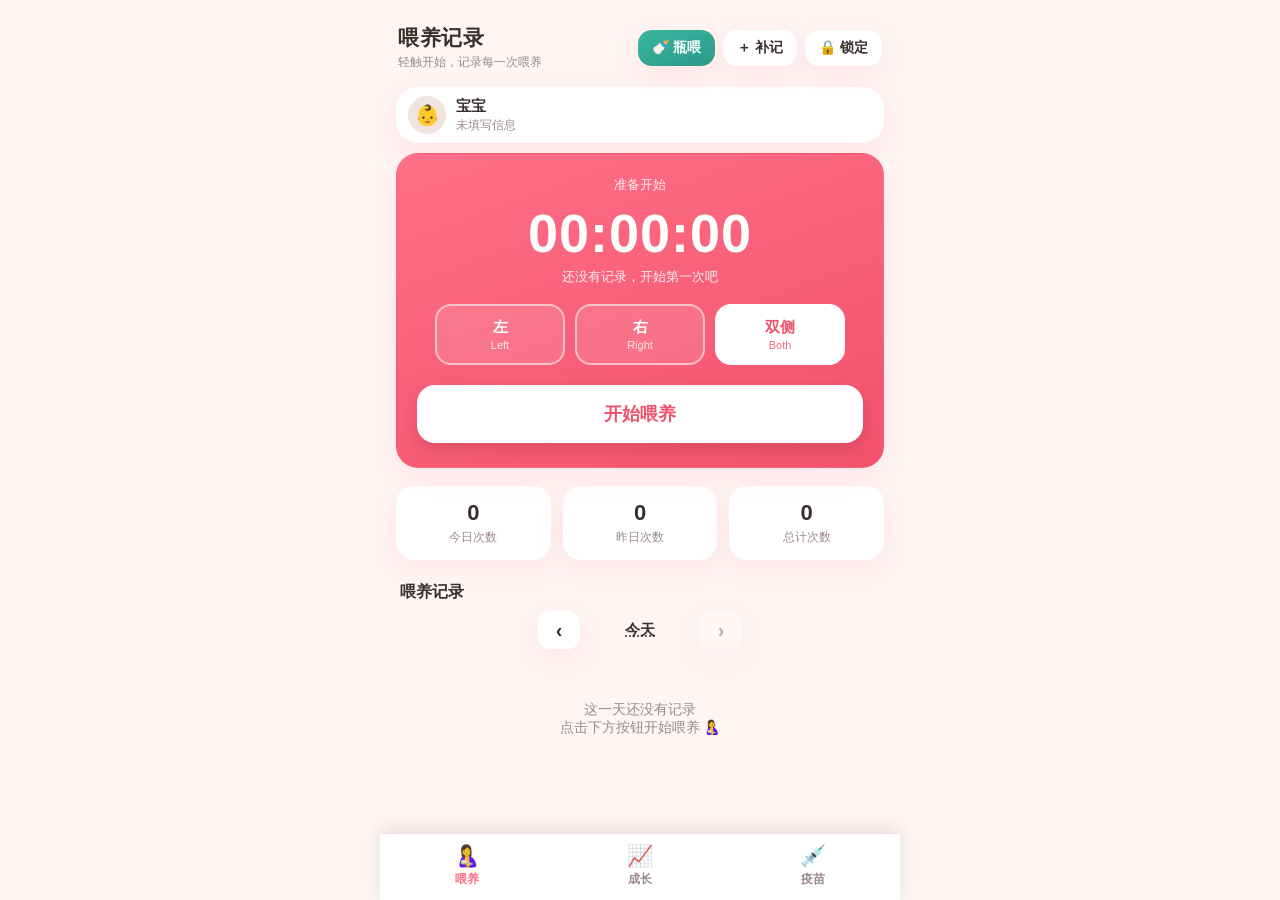
<file: index.html>
<!DOCTYPE html>
<html lang="zh-CN">
<head>
<meta charset="UTF-8">
<meta name="viewport" content="width=device-width, initial-scale=1.0, maximum-scale=1.0, user-scalable=no, viewport-fit=cover">
<meta name="theme-color" content="#fff5f3">
<meta name="apple-mobile-web-app-capable" content="yes">
<meta name="apple-mobile-web-app-status-bar-style" content="default">
<meta name="apple-mobile-web-app-title" content="喂养记录">
<title>喂养记录</title>
<link rel="manifest" href="manifest.webmanifest">
<link rel="apple-touch-icon" href="icon-192.png">
<script>
/* 仅明亮模式：确保安卓原生状态栏/导航栏为浅色背景 + 深色图标 */
(function(){
  try{
    var ab = window.AndroidBridge;
    if(ab && typeof ab.setBarColors === 'function') ab.setBarColors('#fff5f3','#fff5f3', true);
  }catch(e){}
})();
</script>
<link rel="stylesheet" href="css/styles.css">
</head>
<body>
<div class="wrap">
  <div class="page" id="pageFeed">
  <header>
    <div>
      <h1>喂养记录</h1>
      <div class="sub">轻触开始，记录每一次喂养</div>
    </div>
    <div class="topbtns">
      <button class="iconbtn bottle" id="bottleBtn">🍼 瓶喂</button>
      <button class="iconbtn" id="addBtn">＋ 补记</button>
      <button class="iconbtn" id="lockBtn">🔒 锁定</button>
    </div>
  </header>

    <section class="card" id="feedBabyCard">
      <div class="baby-head">
        <div class="baby-avatar" id="feedBabyAvatarWrap">
          <img id="feedBabyAvatar" alt="宝宝头像" style="display:none">
          <span class="ph" id="feedBabyAvatarPh">👶</span>
        </div>
      <div class="baby-main">
        <div class="baby-name" id="feedBabyName">宝宝</div>
        <div class="baby-meta" id="feedBabyMeta">未填写信息，点击编辑</div>
      </div>
    </div>
  </section>

  <section class="timer">
    <div class="label" id="timerLabel">准备开始</div>
    <div class="clock" id="clock">00:00:00</div>
    <div class="last" id="lastLine"></div>
    <div class="sides" id="sides">
      <div class="side" data-side="L">左<small>Left</small></div>
      <div class="side" data-side="R">右<small>Right</small></div>
      <div class="side" data-side="B">双侧<small>Both</small></div>
    </div>
    <div class="timerbtns">
      <button class="mainbtn" id="mainBtn">开始喂养</button>
      <div class="btnrow" id="activeBtns" style="display:none">
        <button class="subbtn" id="pauseBtn">暂停</button>
        <button class="subbtn stop" id="endBtn">结束喂养</button>
      </div>
    </div>
  </section>

  <section class="stats">
    <div class="stat"><div class="n" id="stTodayN">0</div><div class="t">今日次数</div></div>
    <div class="stat"><div class="n" id="stYesN">0</div><div class="t">昨日次数</div></div>
    <div class="stat"><div class="n" id="stAllN">0</div><div class="t">总计次数</div></div>
  </section>

  <section class="hist">
    <h2>喂养记录 <span class="cnt" id="histCnt"></span></h2>
    <div class="daynav">
      <button id="prevDay" aria-label="前一天">‹</button>
      <span class="dl" id="dayLabel">今天</span>
      <button id="nextDay" aria-label="后一天">›</button>
      <button class="today" id="todayBtn" style="display:none">回到今天</button>
    </div>
    <div id="histList"></div>
  </section>

  </div><!-- /pageFeed -->

  <div class="page" id="pageGrow" style="display:none">
    <header>
      <div>
        <h1>宝宝成长</h1>
        <div class="sub">记录身高体重，见证每一步</div>
      </div>
    </header>

    <section class="card">
      <div class="baby-head">
        <div class="baby-avatar" id="babyAvatarWrap" title="点击编辑宝宝信息">
          <img id="babyAvatar" alt="宝宝头像" style="display:none">
          <span class="ph" id="babyAvatarPh">👶</span>
        </div>
        <div class="baby-main">
          <div class="baby-name" id="babyDispName">宝宝</div>
          <div class="baby-meta" id="babyDispMeta">未填写信息，点击右侧「编辑」</div>
        </div>
        <button class="iconbtn baby-edit" id="editBabyBtn">编辑</button>
      </div>
    </section>

    <section class="card compact">
      <h2>添加记录</h2>
      <div class="mrow">
        <div class="field" style="flex:1"><label>日期</label><input type="date" id="gDate"></div>
      </div>
      <div class="mrow">
        <div class="field"><label>体重(kg)</label><input type="number" id="gWeight" step="0.01" min="0" inputmode="decimal" placeholder="如 6.5"></div>
        <div class="field"><label>身高(cm)</label><input type="number" id="gHeight" step="0.1" min="0" inputmode="decimal" placeholder="如 62"></div>
      </div>
      <button class="btn-ok full" id="gAdd">添加记录</button>
    </section>

    <section class="card">
      <h2>体重曲线 (kg)</h2>
      <div class="chartwrap"><canvas id="growthChartW"></canvas></div>
      <h2>身高曲线 (cm)</h2>
      <div class="chartwrap"><canvas id="growthChartH"></canvas></div>
      <div class="legend"><span class="lg lg-w">● 体重(kg)</span><span class="lg lg-h">● 身高(cm)</span></div>
    </section>

    <section class="hist">
      <h2>记录列表 <span class="cnt" id="growCnt"></span></h2>
      <div id="growList"></div>
      <div class="pager" id="growPager"></div>
    </section>

    <div class="foot">
      <button id="importBtn">导入</button>
      <button id="exportAllBtn">导出全部</button>
      <button id="syncSetBtn">同步设置</button>
      <button id="clearAllBtn">清空全部</button>
    </div>
  </div><!-- /pageGrow -->

  <div class="page" id="pageVaccine" style="display:none">
    <header>
      <div>
        <h1>疫苗接种</h1>
        <div class="sub">记录宝宝的每一次接种 💉</div>
      </div>
    </header>

    <section class="card next-card">
      <div class="next-head">
        <h2>下次接种</h2>
        <span class="next-tip">基于预约时间</span>
      </div>
      <div id="vacNext"></div>
    </section>

    <section class="card compact appt-card">
      <h2>疫苗预约</h2>
      <div class="mrow">
        <div class="field" style="flex:1">
          <label>疫苗（从方案选择）</label>
          <select id="aPick"></select>
        </div>
      </div>
      <div class="mrow">
        <div class="field" style="flex:1"><label>预约时间</label><button type="button" class="timebtn" id="aDateTimeBtn">请选择</button></div>
      </div>
      <div class="mrow">
        <div class="field" style="flex:1">
          <label>接种机构</label>
          <select id="aOrg"></select>
        </div>
      </div>
      <button class="btn-ok full" id="aAdd">添加预约</button>
      <div id="apptList" class="appt-list"></div>
    </section>

    <section class="card compact sched-card">
      <div class="sched-head" id="schedHead">
        <h2>免疫方案时间表 <span class="cnt" id="schedCnt"></span></h2>
        <button class="linkbtn" id="schedToggle">展开 ▾</button>
      </div>
      <div id="vacSched" class="sched-body" style="display:none"></div>
    </section>

    <section class="card compact">
      <div class="sched-head" style="margin-bottom:10px">
        <h2>添加接种记录</h2>
        <button class="linkbtn" id="vOrgManageBtn" type="button">管理机构</button>
      </div>
      <div class="mrow">
        <div class="field" style="flex:1">
          <label>从方案速选（可选）</label>
          <select id="vPick"></select>
        </div>
      </div>
      <div class="mrow">
        <div class="field"><label>接种日期</label><input type="date" id="vDate"></div>
        <div class="field">
          <label>接种部位</label>
          <select id="vSite">
            <option value="">— 请选择 —</option>
            <option>左上臂</option>
            <option>右上臂</option>
            <option>左大腿</option>
            <option>右大腿</option>
            <option>口服</option>
          </select>
        </div>
      </div>
      <div class="mrow">
        <div class="field" style="flex:1">
          <label>接种机构</label>
          <select id="vOrg"></select>
        </div>
        <div class="field">
          <label>备注</label>
          <select id="vNote">
            <option value="">— 请选择 —</option>
            <option>自费</option>
            <option>免费</option>
            <option>不接种</option>
          </select>
        </div>
      </div>
      <button class="btn-ok full" id="vAdd">添加记录</button>
    </section>

    <section class="hist">
      <h2>接种记录 <span class="cnt" id="vacCnt"></span></h2>
      <div id="vacList"></div>
    </section>
  </div><!-- /pageVaccine -->

</div><!-- /.wrap -->

<nav class="tabbar">
  <button id="tabFeed" class="on"><span class="ic">🤱</span>喂养</button>
  <button id="tabGrow"><span class="ic">📈</span>成长</button>
  <button id="tabVaccine"><span class="ic">💉</span>疫苗</button>
</nav>

<!-- 补记弹窗（喂养） -->
<div class="overlay" id="overlay">
  <div class="modal">
    <h3>补记一次喂养</h3>
    <div class="field">
      <label>日期</label>
      <input type="date" id="mDate">
    </div>
    <div class="mrow">
      <div class="field">
        <label>开始时间</label>
        <div class="tfield" id="mStartD">09:00</div>
      </div>
      <div class="field">
        <label>结束时间</label>
        <div class="tfield" id="mEndD">09:15</div>
      </div>
    </div>
    <div class="field">
      <label>乳房</label>
      <div class="seg" id="mSeg">
        <button data-side="L">左</button>
        <button data-side="R">右</button>
        <button data-side="B">双侧</button>
      </div>
    </div>
    <div class="acts">
      <button class="btn-cancel" id="mCancel">取消</button>
      <button class="btn-ok" id="mSave">保存</button>
    </div>
  </div>
</div>

<!-- 瓶喂弹窗 -->
<div class="overlay" id="bottleOverlay">
  <div class="modal">
    <h3>记录瓶喂</h3>
    <div class="field">
      <label>日期</label>
      <input type="date" id="bDate">
    </div>
    <div class="field">
      <label>喂养时间</label>
      <div class="tfield" id="bTimeD">09:00</div>
    </div>
    <div class="field">
      <label>容量（毫升）</label>
      <input type="number" id="bVol" min="1" max="500" value="120" inputmode="numeric">
    </div>
    <div class="acts">
      <button class="btn-cancel" id="bCancel">取消</button>
      <button class="btn-ok" id="bSave">保存</button>
    </div>
  </div>
</div>

<!-- 详情弹窗 -->
<div class="overlay" id="detailOverlay">
  <div class="modal">
    <h3>喂养详情</h3>
    <div id="detailBody"></div>
    <div class="acts" id="detailActs">
      <button class="btn-cancel" id="dClose">关闭</button>
      <button class="btn-ok" id="dEdit">修改</button>
      <button class="btn-danger" id="dDelete">删除</button>
    </div>
  </div>
</div>

<!-- 修改弹窗 -->
<div class="overlay" id="editOverlay">
  <div class="modal">
    <h3>修改记录</h3>
    <div class="field">
      <label>日期</label>
      <input type="date" id="eDate">
    </div>
    <div class="mrow" id="eTimeRow">
      <div class="field" id="eStartField">
        <label>开始时间</label>
        <div class="tfield" id="eStartD">09:00</div>
      </div>
      <div class="field" id="eEndField">
        <label>结束时间</label>
        <div class="tfield" id="eEndD">09:15</div>
      </div>
    </div>
    <div class="field" id="eVolField" style="display:none">
      <label>容量（毫升）</label>
      <input type="number" id="eVol" min="1" max="500" value="120" inputmode="numeric">
    </div>
    <div class="field" id="eSideField">
      <label>乳房</label>
      <div class="seg" id="eSeg">
        <button data-side="L">左</button>
        <button data-side="R">右</button>
        <button data-side="B">双侧</button>
      </div>
    </div>
    <div class="acts">
      <button class="btn-cancel" id="eCancel">取消</button>
      <button class="btn-ok" id="eSave">保存</button>
    </div>
  </div>
</div>

<!-- 时间滚轮选择器 -->
<div class="overlay" id="pickerOverlay">
  <div class="modal">
    <h3>选择时间</h3>
    <div class="wheels">
      <div class="wsel"></div>
      <div class="wheel" id="wheelH"><div class="wpad"></div></div>
      <div class="wcolon">:</div>
      <div class="wheel" id="wheelM"><div class="wpad"></div></div>
    </div>
    <div class="acts">
      <button class="btn-cancel" id="pCancel">取消</button>
      <button class="btn-ok" id="pOk">确定</button>
    </div>
  </div>
</div>

<!-- 预约日期时间选择器：日期原生日历 + 时分线性滚轮（不循环） -->
<div class="overlay" id="apptPickerOverlay">
  <div class="modal">
    <h3>选择预约时间</h3>
    <div class="field" style="margin-bottom:14px">
      <label>日期</label>
      <input type="date" id="apDate">
    </div>
    <div class="wheels">
      <div class="wsel"></div>
      <div class="wheel" id="awH"><div class="wpad"></div></div>
      <div class="wcolon">:</div>
      <div class="wheel" id="awM"><div class="wpad"></div></div>
    </div>
    <div class="acts">
      <button class="btn-cancel" id="apCancel">取消</button>
      <button class="btn-ok" id="apOk">确定</button>
    </div>
  </div>
</div>

<!-- 疫苗接种：修改弹窗 -->
<div class="overlay" id="vacEditOverlay">
  <div class="modal">
    <h3>修改接种记录</h3>
    <div class="field">
      <label>疫苗名称</label>
      <input type="text" id="veName" autocomplete="off">
    </div>
    <div class="mrow">
      <div class="field"><label>接种日期</label><input type="date" id="veDate"></div>
      <div class="field">
        <label>接种部位</label>
        <select id="veSite">
          <option value="">— 请选择 —</option>
          <option>左上臂</option>
          <option>右上臂</option>
          <option>左大腿</option>
          <option>右大腿</option>
          <option>口服</option>
        </select>
      </div>
    </div>
    <div class="mrow">
      <div class="field" style="flex:1">
          <label>接种机构</label>
          <select id="veOrg"></select>
      </div>
      <div class="field">
        <label>备注</label>
        <select id="veNote">
          <option value="">— 请选择 —</option>
          <option>自费</option>
          <option>免费</option>
          <option>不接种</option>
        </select>
      </div>
    </div>
    <div class="acts">
      <button class="btn-cancel" id="veCancel">取消</button>
      <button class="btn-ok" id="veSave">保存</button>
    </div>
  </div>
</div>

<!-- 确认弹窗 -->
<div class="overlay" id="confirmOverlay">
  <div class="modal">
    <h3 id="cfTitle">确认</h3>
    <p id="cfMsg"></p>
    <div class="acts">
      <button class="btn-cancel" id="cfCancel">取消</button>
      <button class="btn-ok" id="cfOk">确定</button>
    </div>
  </div>
</div>

<!-- 成长记录修改弹窗 -->
<div class="overlay" id="growEditOverlay">
  <div class="modal">
    <h3>修改成长记录</h3>
    <div class="field">
      <label>日期</label>
      <input type="date" id="geDate">
    </div>
    <div class="mrow">
      <div class="field"><label>体重(kg)</label><input type="number" id="geWeight" step="0.01" min="0" inputmode="decimal"></div>
      <div class="field"><label>身高(cm)</label><input type="number" id="geHeight" step="0.1" min="0" inputmode="decimal"></div>
    </div>
    <div class="acts">
      <button class="btn-cancel" id="geCancel">取消</button>
      <button class="btn-ok" id="geSave">保存</button>
    </div>
  </div>
</div>

<!-- 宝宝信息编辑弹窗 -->
<div class="overlay" id="babyEditOverlay">
  <div class="modal">
    <h3>宝宝信息</h3>
    <div class="avatar-pick">
      <div class="av" id="babyAvEditWrap">
        <img id="babyAvEdit" alt="" style="display:none">
        <span class="ph" id="babyAvEditPh">👶</span>
      </div>
      <label class="avatar-upload">上传头像
        <input type="file" id="babyAvatarInput" accept="image/*" hidden>
      </label>
    </div>
    <div class="field"><label>姓名</label><input type="text" id="babyName" placeholder="宝宝的名字" maxlength="20"></div>
    <div class="field"><label>性别</label>
      <div class="seg" id="babySex">
        <button data-sex="M">男</button>
        <button data-sex="F">女</button>
      </div>
    </div>
    <div class="field"><label>出生日期</label><input type="date" id="babyBirth"></div>
    <div class="acts">
      <button class="btn-cancel" id="babyCancel">清除</button>
      <button class="btn-ok" id="babySave">保存</button>
    </div>
  </div>
</div>

<input type="date" id="dayPicker">

<!-- 同步设置弹窗（WebDAV） -->
<div class="overlay" id="syncOverlay">
  <div class="modal">
    <h3>多端同步设置（WebDAV）</h3>
    <p class="hint">在 NAS 上开启 WebDAV 服务，填写同步文件路径（如 http://192.168.1.10:5005/breastfeed/store.json）。多台设备填写<b>同一个地址</b>即可互相同步喂养与成长数据。数据断网也能记录，联网后自动同步。</p>
    <div class="field"><label>同步文件地址</label>
      <input id="wdUrl" type="text" placeholder="http://NAS地址:端口/路径/store.json" autocomplete="off" autocapitalize="off" spellcheck="false">
    </div>
    <div class="field"><label>用户名</label>
      <input id="wdUser" type="text" placeholder="WebDAV 用户名" autocomplete="off">
    </div>
    <div class="field"><label>密码</label>
      <input id="wdPass" type="password" placeholder="WebDAV 密码" autocomplete="off">
    </div>
    <div class="sync-btns">
      <button id="wdSave">保存并同步</button>
      <button id="wdNow">立即同步</button>
    </div>
    <div id="wdStatus" class="wd-status none">未配置同步</div>
    <div class="acts">
      <button class="btn-cancel" id="syncClose">关闭</button>
    </div>
  </div>
</div>

<!-- 机构管理弹窗（增删改接种机构） -->
<div class="overlay" id="orgManageOverlay">
  <div class="modal">
    <h3>管理接种机构</h3>
    <div id="orgManageList" class="org-manage-list"></div>
    <div class="mrow" style="margin-top:6px">
      <button type="button" class="btn-cancel" id="orgManageClose" style="flex:1">关闭</button>
      <button type="button" class="btn-ok" id="orgManageAdd" style="flex:1">＋ 添加机构</button>
    </div>
  </div>
</div>

<div id="toast"></div>


  <script src="js/util.js"></script>
  <script src="js/store.js"></script>
  <script src="js/feed.js"></script>
  <script src="js/growth.js"></script>
  <script src="js/vaccine.js"></script>
  <script src="js/sync.js"></script>
  <script src="js/io.js"></script>
  <script src="js/app.js"></script>

</body>
</html>
</file>
<file: css/styles.css>
:root{
    --bg:#fff5f3; --card:#ffffff; --ink:#3a2e2e; --sub:#9a8a8a;
    --bd:#e0d2ce; --text:var(--ink);
    --accent:#ff7088; --accent-d:#f2516c; --line:#f1e3df;
    --L:#5b8def; --R:#ff7eb3; --B:#9b6dd6; --BT:#3bb6a0;
    --shadow:0 8px 24px rgba(255,112,136,.12);
    --radius:22px;
    --accent-soft:rgba(255,112,136,.08);
    --timer-grad:linear-gradient(160deg,var(--accent),var(--accent-d));
    --timer-ink:#fff; --timer-border:transparent;
  }
  *{box-sizing:border-box;-webkit-tap-highlight-color:transparent;}
  html,body{margin:0;padding:0;}
  body{
    font-family:-apple-system,BlinkMacSystemFont,"PingFang SC","Microsoft YaHei",sans-serif;
    background:var(--bg); color:var(--ink);
    padding:env(safe-area-inset-top) env(safe-area-inset-right) env(safe-area-inset-bottom) env(safe-area-inset-left);
    -webkit-font-smoothing:antialiased;
  }
  .wrap{max-width:520px;margin:0 auto;padding:18px 16px 88px;}
  header{display:flex;align-items:center;justify-content:space-between;margin:6px 2px 16px;}
  header h1{font-size:21px;margin:0;font-weight:700;letter-spacing:.5px;}
  header .sub{font-size:12px;color:var(--sub);margin-top:2px;}
  .topbtns{display:flex;gap:8px;}
  .iconbtn{
    border:none;background:var(--card);color:var(--ink);
    border-radius:14px;padding:9px 14px;font-size:14px;font-weight:600;
    box-shadow:var(--shadow);cursor:pointer;white-space:nowrap;
  }
  .iconbtn.bottle{background:linear-gradient(160deg,var(--BT),#2a9b88);color:#fff;}
  .iconbtn.on{background:linear-gradient(160deg,#e8b04b,#d99a2b);color:#3a2a05;}
  /* 锁定模式：禁用喂养页内所有交互，仅查看数据（自动同步不受影响） */
  #pageFeed.locked button:not(#lockBtn){ pointer-events:none; opacity:.45; }
  #pageFeed.locked .item,
  #pageFeed.locked .side{ pointer-events:none; }
  #pageFeed.locked #lockBtn{ opacity:1; }
  /* timer card */
  .timer{
    background:var(--timer-grad);
    border-radius:var(--radius);padding:22px 20px 24px;color:var(--timer-ink);
    border:1px solid var(--timer-border);
    box-shadow:var(--shadow);text-align:center;position:relative;overflow:hidden;
  }
  .timer .label{font-size:13px;opacity:.9;}
  .clock{font-size:54px;font-weight:800;letter-spacing:1px;margin:8px 0 4px;font-variant-numeric:tabular-nums;}
  .last{font-size:13px;opacity:.92;min-height:18px;}
  .sides{display:flex;gap:10px;justify-content:center;margin:18px 0 20px;}
  .side{
    flex:1;max-width:130px;border:2px solid rgba(255,255,255,.55);
    background:rgba(255,255,255,.12);color:#fff;border-radius:16px;
    padding:12px 0;font-size:15px;font-weight:700;cursor:pointer;
    transition:.15s;user-select:none;
  }
  .side small{display:block;font-size:11px;font-weight:500;opacity:.85;margin-top:2px;}
  .side.on{background:#fff;color:var(--accent-d);border-color:#fff;}
  .timerbtns{margin-top:4px;}
  .mainbtn{
    width:100%;border:none;border-radius:18px;padding:17px 0;font-size:18px;
    font-weight:800;cursor:pointer;background:#fff;color:var(--accent-d);
    box-shadow:0 6px 16px rgba(0,0,0,.12);transition:.12s;
  }
  .mainbtn:active{transform:scale(.98);}
  .mainbtn.stop{background:rgba(0,0,0,.18);color:#fff;}
  .btnrow{display:flex;gap:12px;}
  .subbtn{
    flex:1;border:2px solid rgba(255,255,255,.7);background:rgba(255,255,255,.14);
    color:#fff;border-radius:18px;padding:18px 0;font-size:18px;font-weight:800;cursor:pointer;transition:.12s;
  }
  .subbtn:active{transform:scale(.98);}
  /* stats */
  .stats{display:flex;gap:12px;margin:18px 0;}
  .stat{flex:1;background:var(--card);border-radius:18px;padding:14px 12px;text-align:center;box-shadow:var(--shadow);}
  .stat .n{font-size:22px;font-weight:800;font-variant-numeric:tabular-nums;}
  .stat .t{font-size:12px;color:var(--sub);margin-top:3px;}
  .stat .d{font-size:12px;color:var(--accent);margin-top:4px;font-weight:600;}
  /* history */
  .hist h2{font-size:16px;margin:22px 4px 8px;display:flex;justify-content:space-between;align-items:center;}
  .hist h2 .cnt{font-size:13px;color:var(--sub);font-weight:500;}
  .daynav{display:flex;align-items:center;justify-content:center;gap:12px;margin:0 4px 12px;}
  .daynav button{border:none;background:var(--card);color:var(--ink);border-radius:12px;
    width:42px;height:38px;font-size:20px;font-weight:700;box-shadow:var(--shadow);cursor:pointer;}
  .daynav button:disabled{opacity:.35;cursor:default;}
  .daynav .dl{font-size:15px;font-weight:700;min-width:96px;text-align:center;cursor:pointer;text-decoration:underline dotted;}
  .daynav .today{font-size:13px;color:var(--accent);border:none;background:transparent;font-weight:700;cursor:pointer;padding:4px 8px;}
  .item{
    background:var(--card);border-radius:16px;padding:13px 14px;margin-bottom:10px;
    display:flex;align-items:center;gap:12px;box-shadow:var(--shadow);cursor:pointer;
  }
  .badge{
    width:40px;height:40px;border-radius:12px;flex:none;display:flex;
    align-items:center;justify-content:center;color:#fff;font-weight:800;font-size:15px;
  }
  .badge.L{background:var(--L);} .badge.R{background:var(--R);} .badge.B{background:var(--B);}
  .badge.BTL{background:var(--BT);}
  .item .info{flex:1;min-width:0;}
  .item .time{font-size:15px;font-weight:700;font-variant-numeric:tabular-nums;}
  .item .meta{font-size:12px;color:var(--sub);margin-top:2px;}
  .item .gap{font-size:12px;color:var(--accent);margin-top:3px;font-variant-numeric:tabular-nums;}
  .item .gap.first{color:var(--sub);}
  .item .dur{font-size:15px;font-weight:700;font-variant-numeric:tabular-nums;white-space:nowrap;}
  .empty{text-align:center;color:var(--sub);padding:40px 0;font-size:14px;}
  /* footer */
  .foot{display:flex;gap:12px;margin-top:26px;justify-content:center;}
  .foot button{
    border:none;background:transparent;color:var(--sub);font-size:13px;
    padding:8px 12px;cursor:pointer;text-decoration:underline;
  }
  .sync label{display:block;font-size:13px;color:var(--sub);margin:12px 0 4px;}
  .sync input{width:100%;box-sizing:border-box;padding:9px 10px;border:1px solid var(--line);border-radius:10px;background:var(--bg);color:var(--text);font-size:14px;}
  .sync .hint{font-size:12px;color:var(--sub);line-height:1.6;margin:6px 0 2px;}
  .sync-btns{display:flex;gap:10px;margin-top:14px;}
  .sync-btns button{flex:1;border:none;border-radius:10px;padding:11px;font-size:14px;cursor:pointer;}
  .sync-btns #wdSave{background:var(--accent);color:#fff;}
  .sync-btns #wdNow{background:var(--card);color:var(--text);border:1px solid var(--line);}
  .wd-status{margin-top:12px;font-size:13px;padding:8px 10px;border-radius:8px;}
  .wd-status.none{color:var(--sub);}
  .wd-status.ok{color:#0a8a3f;background:rgba(10,138,63,.1);}
  .wd-status.syncing{color:#9a6b00;background:rgba(154,107,0,.1);}
  .wd-status.error{color:#c0392b;background:rgba(192,57,43,.1);}
  /* modal */
  .overlay{
    position:fixed;inset:0;background:rgba(0,0,0,.45);display:none;
    align-items:center;justify-content:center;padding:20px;z-index:50;
  }
  .overlay.show{display:flex;}
  #confirmOverlay{z-index:70;}
  .modal{background:var(--card);border-radius:20px;padding:22px;width:100%;max-width:380px;box-shadow:var(--shadow);max-height:86vh;overflow-y:auto;}
  .modal h3{margin:0 0 14px;font-size:18px;}
  .modal p{margin:0 0 16px;font-size:14px;color:var(--sub);line-height:1.5;}
  .field{margin-bottom:14px;}
  .field label{display:block;font-size:13px;color:var(--sub);margin-bottom:6px;}
  .field input,.field select,.tfield{
    width:100%;padding:12px;border:1px solid var(--line);border-radius:12px;
    font-size:17px;background:var(--bg);color:var(--ink);
    font-family:inherit;text-align:center;font-variant-numeric:tabular-nums;
  }
  .tfield{cursor:pointer;}
  .seg{display:flex;gap:8px;}
  .seg button{flex:1;padding:11px 0;border:1px solid var(--line);background:var(--bg);
    border-radius:12px;font-size:15px;font-weight:700;color:var(--ink);cursor:pointer;}
  .seg button.on{background:var(--accent);color:#fff;border-color:var(--accent);}
  .mrow{display:flex;gap:10px;}
  .mrow .field{flex:1;}
  .detail-row{display:flex;justify-content:space-between;padding:9px 2px;border-bottom:1px solid var(--line);font-size:15px;}
  .detail-row:last-child{border-bottom:none;}
  .detail-row .k{color:var(--sub);}
  .detail-row .v{font-weight:700;font-variant-numeric:tabular-nums;}
  .modal .acts{display:flex;gap:10px;margin-top:14px;}
  .modal .acts button{flex:1;padding:13px 0;border:none;border-radius:14px;font-size:16px;font-weight:700;cursor:pointer;}
  .btn-ok{background:var(--accent);color:#fff;border:none;cursor:pointer;}
  .btn-cancel{background:var(--line);color:var(--ink);}
  .btn-danger{background:#ff5a5a;color:#fff;}
  /* wheel picker */
  .wheels{display:flex;align-items:center;justify-content:center;gap:8px;margin:6px 0 4px;position:relative;}
  .wheel{height:200px;width:78px;overflow-y:auto;scroll-snap-type:y mandatory;-webkit-overflow-scrolling:touch;position:relative;}
  .wheel::-webkit-scrollbar{display:none;}
  .witem{height:40px;display:flex;align-items:center;justify-content:center;font-size:24px;font-weight:700;scroll-snap-align:center;color:var(--sub);}
  .witem.on{color:var(--accent-d);font-size:28px;font-weight:800;}
  .wpad{height:80px;}
  .wcolon{font-size:26px;font-weight:800;color:var(--ink);}
  .wsel{position:absolute;top:50%;left:8px;right:8px;height:40px;transform:translateY(-50%);
    border-top:1px solid var(--line);border-bottom:1px solid var(--line);pointer-events:none;border-radius:8px;background:var(--accent-soft);}
  /* toast */
  #toast{
    position:fixed;left:50%;bottom:40px;transform:translateX(-50%) translateY(20px);
    background:rgba(40,30,30,.92);color:#fff;padding:12px 20px;border-radius:14px;
    font-size:14px;opacity:0;pointer-events:none;transition:.25s;z-index:99;max-width:80%;text-align:center;
  }
  #toast.show{opacity:1;transform:translateX(-50%) translateY(0);}
  /* hidden native date input for day picking */
  #dayPicker{position:absolute;opacity:0;pointer-events:none;width:1px;height:1px;}
  /* 页面切换 + 底部导航 */
  .page{min-height:60vh;}
  .tabbar{position:fixed;left:0;right:0;bottom:0;max-width:520px;margin:0 auto;display:flex;
    background:var(--card);box-shadow:0 -4px 16px rgba(0,0,0,.10);border-top:1px solid var(--line);z-index:40;}
  .tabbar button{flex:1;border:none;background:transparent;color:var(--sub);padding:10px 0 12px;
    font-size:12px;font-weight:600;cursor:pointer;display:flex;flex-direction:column;align-items:center;gap:3px;}
  .tabbar button .ic{font-size:21px;}
  .tabbar button.on{color:var(--accent);}
  /* 喂养页跳转卡片 */
  .growjump{display:flex;align-items:center;justify-content:space-between;background:var(--card);
    border-radius:var(--radius);padding:16px;margin:16px 0;box-shadow:var(--shadow);}
  .gj-left{display:flex;align-items:center;gap:12px;}
  .gj-ic{font-size:26px;}
  .gj-t{font-size:16px;font-weight:700;color:var(--ink);}
  .gj-s{font-size:12px;color:var(--sub);margin-top:2px;}
  /* 成长页卡片 */
  .card{background:var(--card);border-radius:var(--radius);padding:18px 16px;margin:16px 0;box-shadow:var(--shadow);}
  .card h2{font-size:16px;margin:0 0 12px;}
  .grow-summary{font-size:14px;color:var(--accent);font-weight:700;margin-bottom:12px;min-height:18px;}
  .chartwrap{position:relative;width:100%;}
  #growthChartW, #growthChartH{width:100%;display:block;}
  .legend{display:flex;gap:18px;justify-content:center;margin-top:10px;font-size:13px;}
  .lg-w{color:var(--accent);} .lg-h{color:var(--L);}
  .btn-ok.full{width:100%;border-radius:18px;padding:15px 18px;font-size:17px;font-weight:800;letter-spacing:1px;}
  /* 成长页：添加记录按钮更大更圆润 */
  #gAdd{font-size:17px;font-weight:800;padding:16px;margin-top:6px;border-radius:18px;letter-spacing:1px;}
  /* 成长记录翻页 */
  .pager{display:flex;align-items:center;justify-content:center;gap:16px;margin-top:14px;}
  .pager button{border:none;background:var(--line);color:var(--ink);border-radius:12px;
    padding:9px 18px;font-size:14px;font-weight:600;cursor:pointer;}
  .pager button:disabled{opacity:.4;cursor:default;}
  .pager .pginfo{font-size:13px;color:var(--sub);min-width:54px;text-align:center;}
  .gitem{background:var(--card);border-radius:16px;padding:13px 14px;margin-bottom:10px;
    display:flex;align-items:center;gap:12px;box-shadow:var(--shadow);}
  .gitem .info{flex:1;min-width:0;}
  .gitem .date{font-size:15px;font-weight:700;}
  .gitem .vals{font-size:13px;color:var(--sub);margin-top:2px;}
  .gitem .acts{display:flex;gap:8px;}
  .gitem .acts button{border:none;background:var(--line);color:var(--ink);border-radius:10px;
    padding:8px 12px;font-size:13px;font-weight:600;cursor:pointer;}
  .gitem .acts .del{background:#ff5a5a;color:#fff;}

  /* 宝宝信息卡（展示 + 头像） */
  .baby-head{display:flex;align-items:center;gap:14px;}
  .baby-avatar{width:62px;height:62px;border-radius:50%;flex:0 0 62px;overflow:hidden;
    background:var(--line);display:flex;align-items:center;justify-content:center;
    border:1px solid var(--line);cursor:pointer;position:relative;}
  .baby-avatar img{width:100%;height:100%;object-fit:cover;display:block;}
  .baby-avatar .ph{font-size:32px;line-height:1;}
  .baby-main{flex:1;min-width:0;}
  .baby-name{font-size:18px;font-weight:800;color:var(--ink);
    white-space:nowrap;overflow:hidden;text-overflow:ellipsis;}
  .baby-meta{font-size:13px;color:var(--sub);margin-top:3px;
    white-space:nowrap;overflow:hidden;text-overflow:ellipsis;}
  .baby-edit{margin-left:auto;}
  /* 弹窗内头像编辑 */
  .avatar-pick{display:flex;flex-direction:column;align-items:center;gap:10px;margin-bottom:14px;}
  .avatar-pick .av{width:84px;height:84px;border-radius:50%;overflow:hidden;background:var(--line);
    display:flex;align-items:center;justify-content:center;border:1px solid var(--line);}
  .avatar-pick .av img{width:100%;height:100%;object-fit:cover;display:block;}
  .avatar-pick .av .ph{font-size:42px;}
  .avatar-upload{border:1px dashed var(--line);color:var(--sub);background:transparent;
    border-radius:12px;padding:8px 14px;font-size:13px;cursor:pointer;}
  .avatar-upload:hover{color:var(--accent);border-color:var(--accent);}

  /* 喂养页：时间卡上方的宝宝信息（只读，单行展示） */
  #feedBabyCard{display:flex;align-items:center;gap:10px;padding:9px 12px;margin:10px 0;}
  #feedBabyCard .baby-head{gap:10px;padding:0;flex:1;min-width:0;}
  #feedBabyCard .baby-avatar{width:38px;height:38px;flex:0 0 38px;font-size:20px;cursor:default;}
  #feedBabyCard .baby-avatar .ph{font-size:20px;}
  #feedBabyCard .baby-name{font-size:15px;font-weight:700;}
  #feedBabyCard .baby-meta{font-size:12px;margin-top:1px;}
  /* 成长页：添加记录卡片更紧凑 */
  .card.compact{padding:12px 14px;margin:12px 0;}
  .card.compact h2{margin:0 0 8px;font-size:15px;}
  .card.compact .field{margin-bottom:10px;}

  /* ---------- 疫苗页：下次接种 / 方案时间表 ---------- */
  .next-card{margin:12px 0 10px;padding:14px 14px 12px;}
  .next-head{display:flex;justify-content:space-between;align-items:baseline;margin-bottom:8px;}
  .next-head h2{margin:0;font-size:16px;}
  .next-tip{font-size:12px;color:var(--sub);font-weight:500;}
  .next-hero{text-align:center;padding:8px 4px 4px;border-radius:10px;background:linear-gradient(180deg,#f5faff 0%,#fff 100%);border:1px dashed #d6e6f5;}
  .next-hero.done{background:linear-gradient(180deg,#f1faec 0%,#fff 100%);border-color:#cfe6cc;}
  .next-hero.overdue{background:linear-gradient(180deg,#fff4f0 0%,#fff 100%);border-color:#f1c4b8;}
  .next-big{font-size:22px;font-weight:700;color:#333;letter-spacing:0.5px;}
  .next-big .hl{font-size:32px;color:#0a84ff;font-weight:800;margin:0 4px;}
  .next-hero.done .next-big{color:#2e9b3b;}
  .next-hero.overdue .next-big{color:#d9362b;}
  .next-name{font-size:18px;font-weight:700;color:#222;margin:6px 0 4px;}
  .next-meta{font-size:13px;color:var(--sub);margin-top:2px;}
  .next-meta.tip{color:#8a6d3b;}
  .empty-tip{padding:14px 8px;text-align:center;color:var(--sub);font-size:13px;}
  .ow-title{font-size:13px;color:#d9362b;font-weight:600;margin:10px 4px 6px;}
  .ow-list{list-style:none;margin:0;padding:0;}
  .ow-list li{display:flex;align-items:center;gap:6px;padding:6px 8px;font-size:13px;background:#fff5f3;border-radius:6px;margin-bottom:4px;}
  .ow-age{color:#a64a3d;font-weight:600;flex:0 0 auto;min-width:60px;}
  .ow-name{flex:1;min-width:0;}
  .ow-more{background:transparent!important;color:var(--sub)!important;text-align:center;font-style:italic;}
  .chip{display:inline-block;font-size:11px;padding:1px 6px;border-radius:8px;line-height:1.4;margin-left:4px;font-weight:600;}
  .chip.free{background:#e8f3ec;color:#2e7d3a;}
  .chip.self{background:#fff5e0;color:#a66700;}
  .sched-head{display:flex;justify-content:space-between;align-items:center;cursor:pointer;user-select:none;}
  .sched-head h2{margin:0;font-size:15px;display:flex;align-items:center;}
  .sched-head h2 .cnt{font-size:12px;color:var(--sub);font-weight:500;margin-left:4px;}
  .linkbtn{background:none;border:none;color:#0a84ff;font-size:13px;cursor:pointer;padding:2px 6px;}
  .sched-body{padding-top:6px;max-height:320px;overflow-y:auto;-webkit-overflow-scrolling:touch;}
  .sched-group{margin-bottom:8px;border-bottom:1px dashed #eee;padding-bottom:6px;}
  .sched-group:last-child{border-bottom:none;}
  .sched-title{font-size:13px;font-weight:700;color:#444;display:flex;justify-content:space-between;align-items:center;margin:4px 2px;}
  .g-tag{font-size:11px;font-weight:500;color:var(--sub);padding:1px 6px;border-radius:8px;background:#f3f3f3;}
  .g-tag.done{background:#e8f3ec;color:#2e7d3a;}
  .g-tag.ovd{background:#ffe6e0;color:#c0382b;}
  .g-tag.soon{background:#fff5e0;color:#a66700;}
  .sched-list{list-style:none;margin:0;padding:0;}
  .sched-list li{display:flex;align-items:center;gap:6px;padding:4px 6px;font-size:13px;color:#333;border-radius:4px;}
  .sched-list li.done{color:#999;text-decoration:line-through;}
  .sched-list li.ovd{background:#fff5f3;color:#a64a3d;}
  .appt-card{margin:12px 0;}
  input[type="datetime-local"]{padding:8px 10px;border:1px solid var(--bd);border-radius:8px;background:#fff;font-size:14px;color:#333;font-family:inherit;}
  .timebtn{width:100%;box-sizing:border-box;padding:9px 10px;border:1px solid var(--bd);border-radius:8px;background:#fff;font-size:15px;font-weight:700;color:var(--ink);cursor:pointer;font-family:inherit;text-align:center;}
  .appt-list{margin-top:12px;display:flex;flex-direction:column;gap:8px;}
  .appt-item{display:flex;justify-content:space-between;align-items:center;gap:8px;padding:10px 12px;background:#f7faff;border:1px solid #e2ecf6;border-radius:10px;}
  .appt-item.done{background:#f3faf4;border-color:#d6ecd8;opacity:0.85;}
  .appt-item.ovd{background:#fff6f2;border-color:#f3cabf;}
  .appt-item .info{flex:1;min-width:0;}
  .appt-item .date{font-size:14px;font-weight:600;color:#222;}
  .appt-item.done .date{color:#2e7d3a;}
  .appt-item.ovd .date{color:#c0382b;}
  .appt-item .vals{font-size:12px;color:var(--sub);margin-top:2px;}
  .appt-item .acts{display:flex;gap:6px;flex:0 0 auto;}
  .appt-item .acts button{font-size:12px;padding:5px 9px;border-radius:7px;border:1px solid var(--bd);background:#fff;color:#333;cursor:pointer;}
  .appt-item .acts .rec{background:#0a84ff;border-color:#0a84ff;color:#fff;}
  .appt-item .acts .toggle{background:#eef2f7;border-color:#dce3ec;}
  .appt-item .acts .del{background:#fff;border-color:#f0d2cc;color:#d9362b;}
  .sched-list .ck{display:inline-block;width:14px;text-align:center;font-weight:700;color:var(--sub);}
  .sched-list li.done .ck{color:#2e7d3a;}
  .sched-list li.ovd .ck{color:#c0382b;}
  .sched-list .nm{flex:1;min-width:0;}
  select#vPick{width:100%;padding:8px 10px;border:1px solid var(--bd);border-radius:8px;background:#fff;font-size:14px;}
  .with-add{display:flex;gap:6px;align-items:center;}
  .with-add select{flex:1;min-width:0;padding:8px 10px;border:1px solid var(--bd);border-radius:8px;background:#fff;font-size:14px;}
  .addbtn{flex:0 0 auto;width:34px;height:34px;border:1px solid var(--bd);border-radius:8px;background:#f3f7fb;color:#0a84ff;font-size:18px;line-height:1;cursor:pointer;}
  .addbtn:active{background:#e6f0fa;}
  /* 机构管理弹窗 */
  .org-manage-list{display:flex;flex-direction:column;gap:6px;max-height:50vh;overflow-y:auto;margin-bottom:12px;}
  .org-manage-row{display:flex;align-items:center;gap:8px;padding:8px 10px;background:var(--bg);border:1px solid var(--line);border-radius:10px;}
  .org-manage-row .nm{flex:1;min-width:0;font-size:14px;color:var(--ink);overflow:hidden;text-overflow:ellipsis;white-space:nowrap;}
  .org-manage-row button{font-size:12px;padding:5px 10px;border-radius:7px;border:1px solid var(--bd);background:#fff;cursor:pointer;flex:0 0 auto;}
  .org-manage-row input.org-edit-input{flex:1;min-width:0;padding:6px 8px;border:1px solid var(--bd);border-radius:7px;font-size:14px;font-family:inherit;background:#fff;color:var(--ink);}
  .org-manage-row button.ok{background:#0a84ff;border-color:#0a84ff;color:#fff;}
  .org-manage-row button.cancel{background:#f3f4f6;border-color:#e2e3e6;color:#555;}
  .org-manage-row .rename{color:#0a84ff;}
  .org-manage-row .del{color:#d9362b;border-color:#f0d2cc;}
</file>
